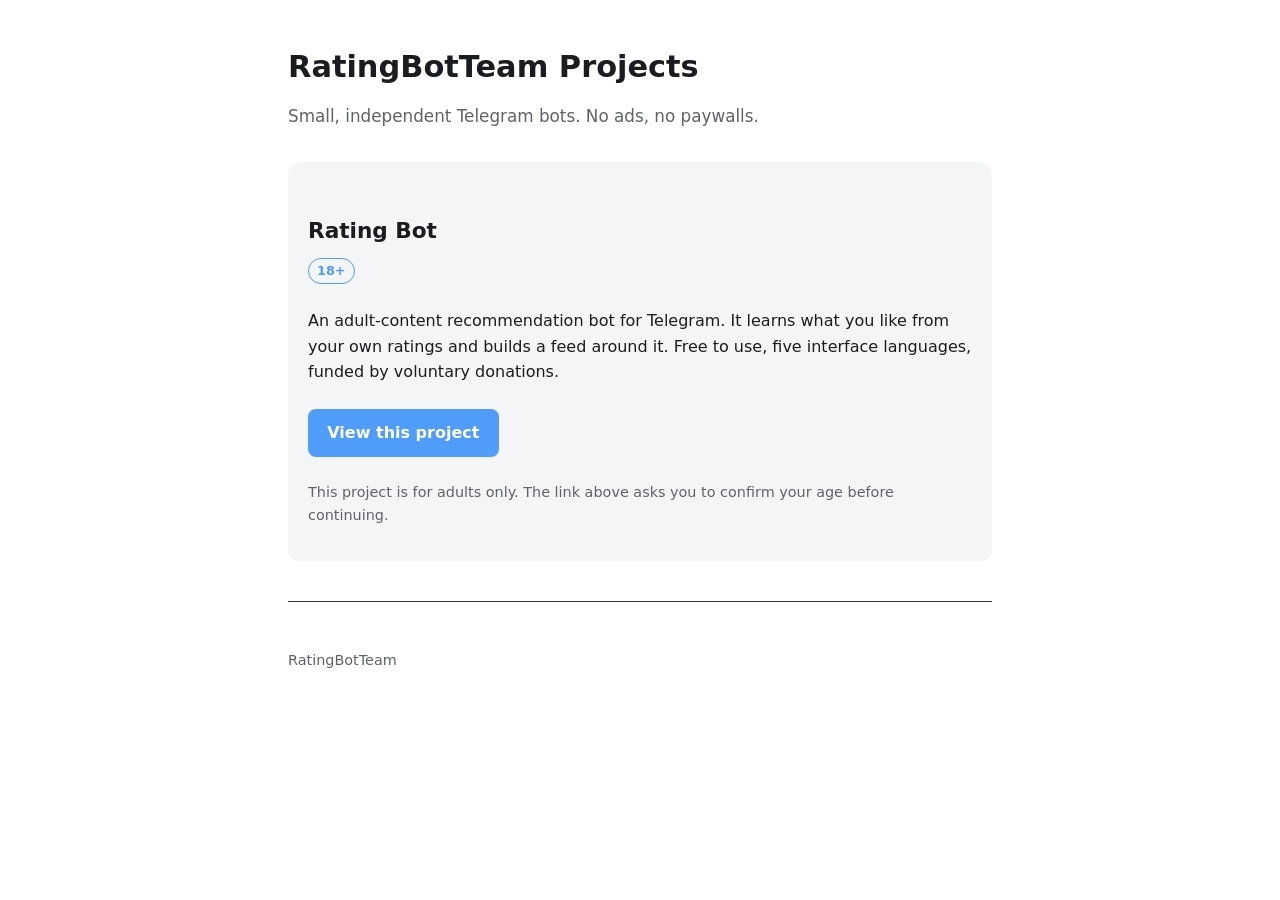
<file: index.html>
<!DOCTYPE html>
<html lang="en">
<head>
<meta charset="utf-8">
<meta name="viewport" content="width=device-width, initial-scale=1">
<title>RatingBotTeam Projects</title>
<meta name="description" content="Independent Telegram bot projects by RatingBotTeam.">
<link rel="canonical" href="https://ratingbotsup.github.io/">
<link rel="stylesheet" href="assets/style.css">
</head>
<body>
<header>
<h1>RatingBotTeam Projects</h1>
<p class="lede">Small, independent Telegram bots. No ads, no paywalls.</p>
</header>
<main>
<section class="card">
<h2>Rating Bot</h2>
<p class="badge">18+</p>
<p>An adult-content recommendation bot for Telegram. It learns what you like
from your own ratings and builds a feed around it. Free to use, five interface
languages, funded by voluntary donations.</p>
<p><a class="cta" href="18plus/">View this project</a></p>
<p class="note">This project is for adults only. The link above asks you to
confirm your age before continuing.</p>
</section>
</main>
<footer>
<p>RatingBotTeam</p>
</footer>
</body>
</html>
</file>
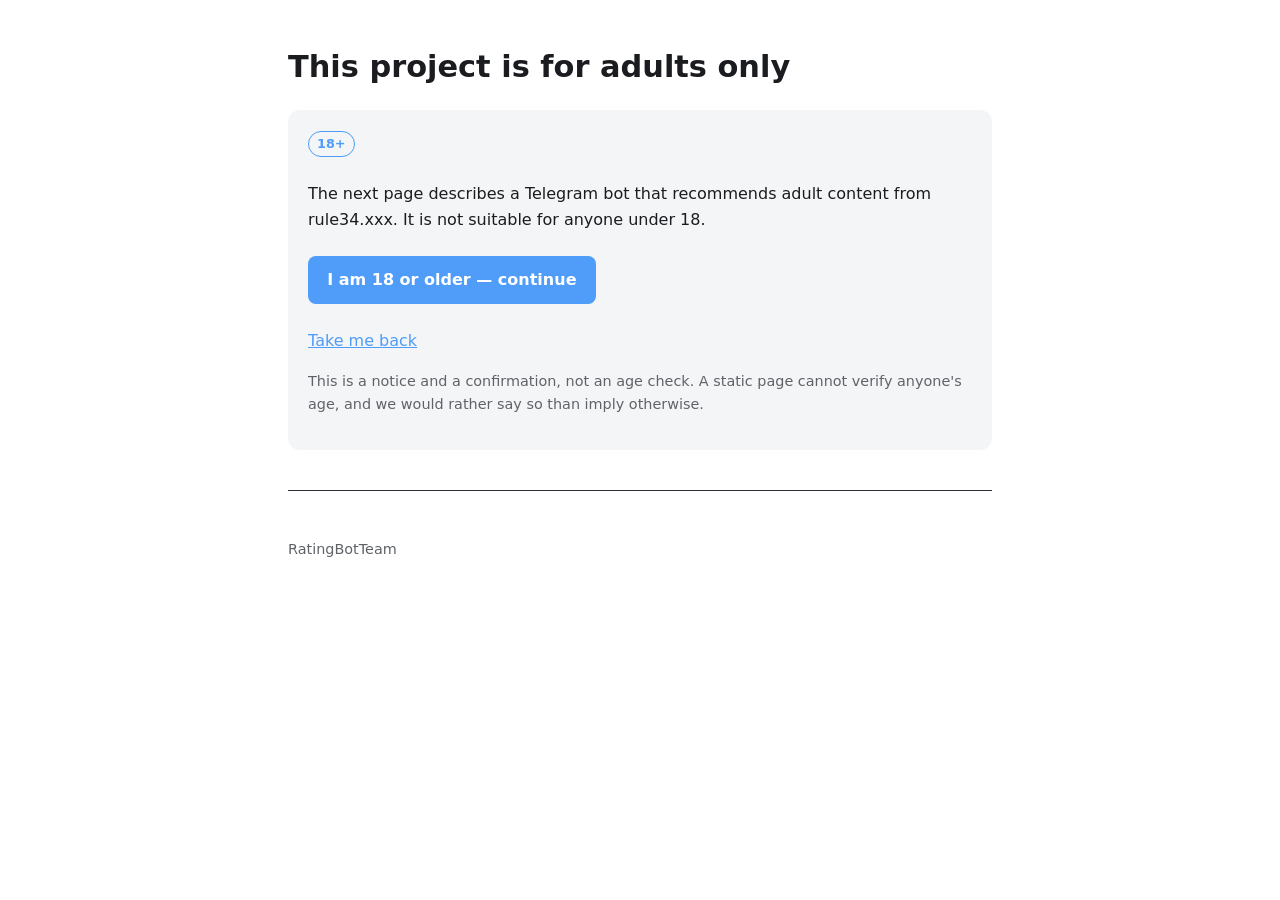
<file: 18plus/index.html>
<!DOCTYPE html>
<html lang="en">
<head>
<meta charset="utf-8">
<meta name="viewport" content="width=device-width, initial-scale=1">
<meta name="robots" content="noindex,follow">
<title>Age confirmation — RatingBotTeam</title>
<link rel="stylesheet" href="../assets/style.css">
</head>
<body>
<header>
<h1>This project is for adults only</h1>
</header>
<main>
<section class="card">
<p class="badge">18+</p>
<p>The next page describes a Telegram bot that recommends adult content from
rule34.xxx. It is not suitable for anyone under 18.</p>
<p><a class="cta" href="../rule34-telegram-bot/">I am 18 or older — continue</a></p>
<p><a href="../">Take me back</a></p>
<p class="note">This is a notice and a confirmation, not an age check. A static
page cannot verify anyone's age, and we would rather say so than imply
otherwise.</p>
</section>
</main>
<footer>
<p>RatingBotTeam</p>
</footer>
</body>
</html>
</file>
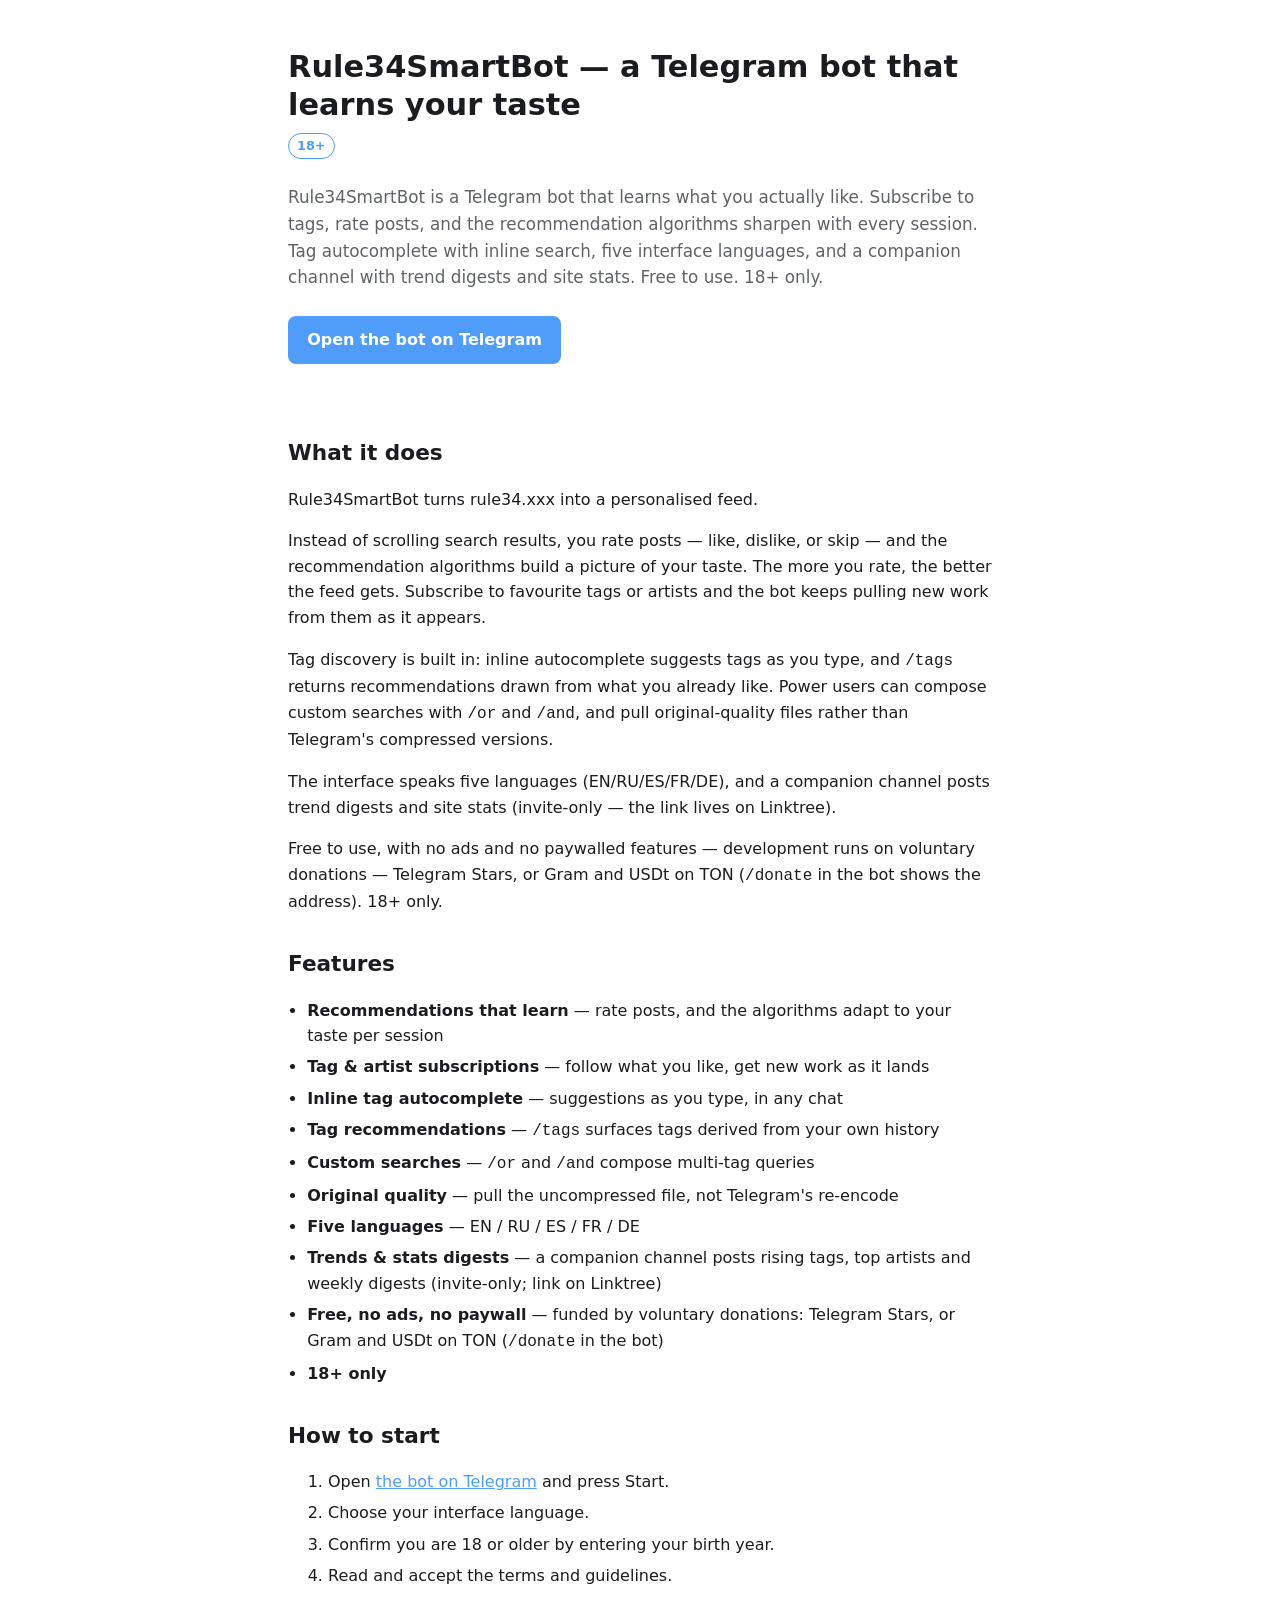
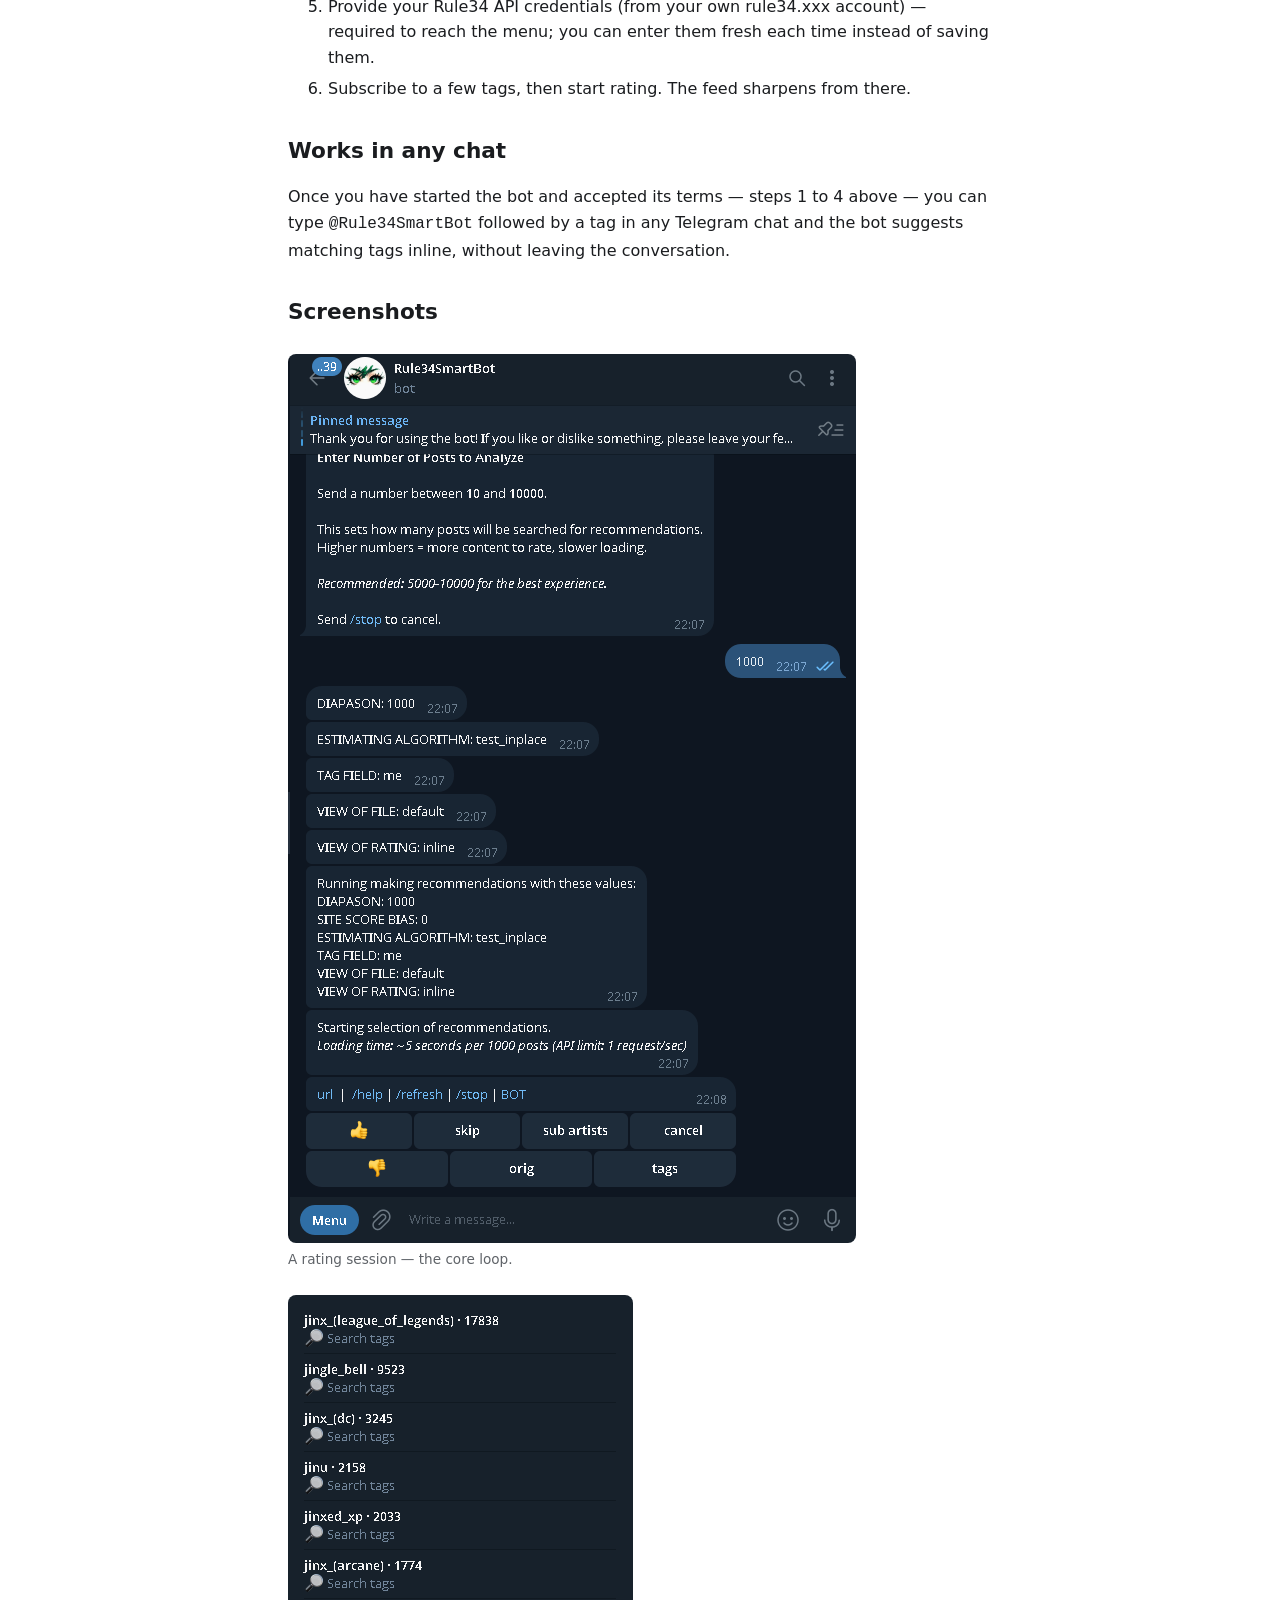
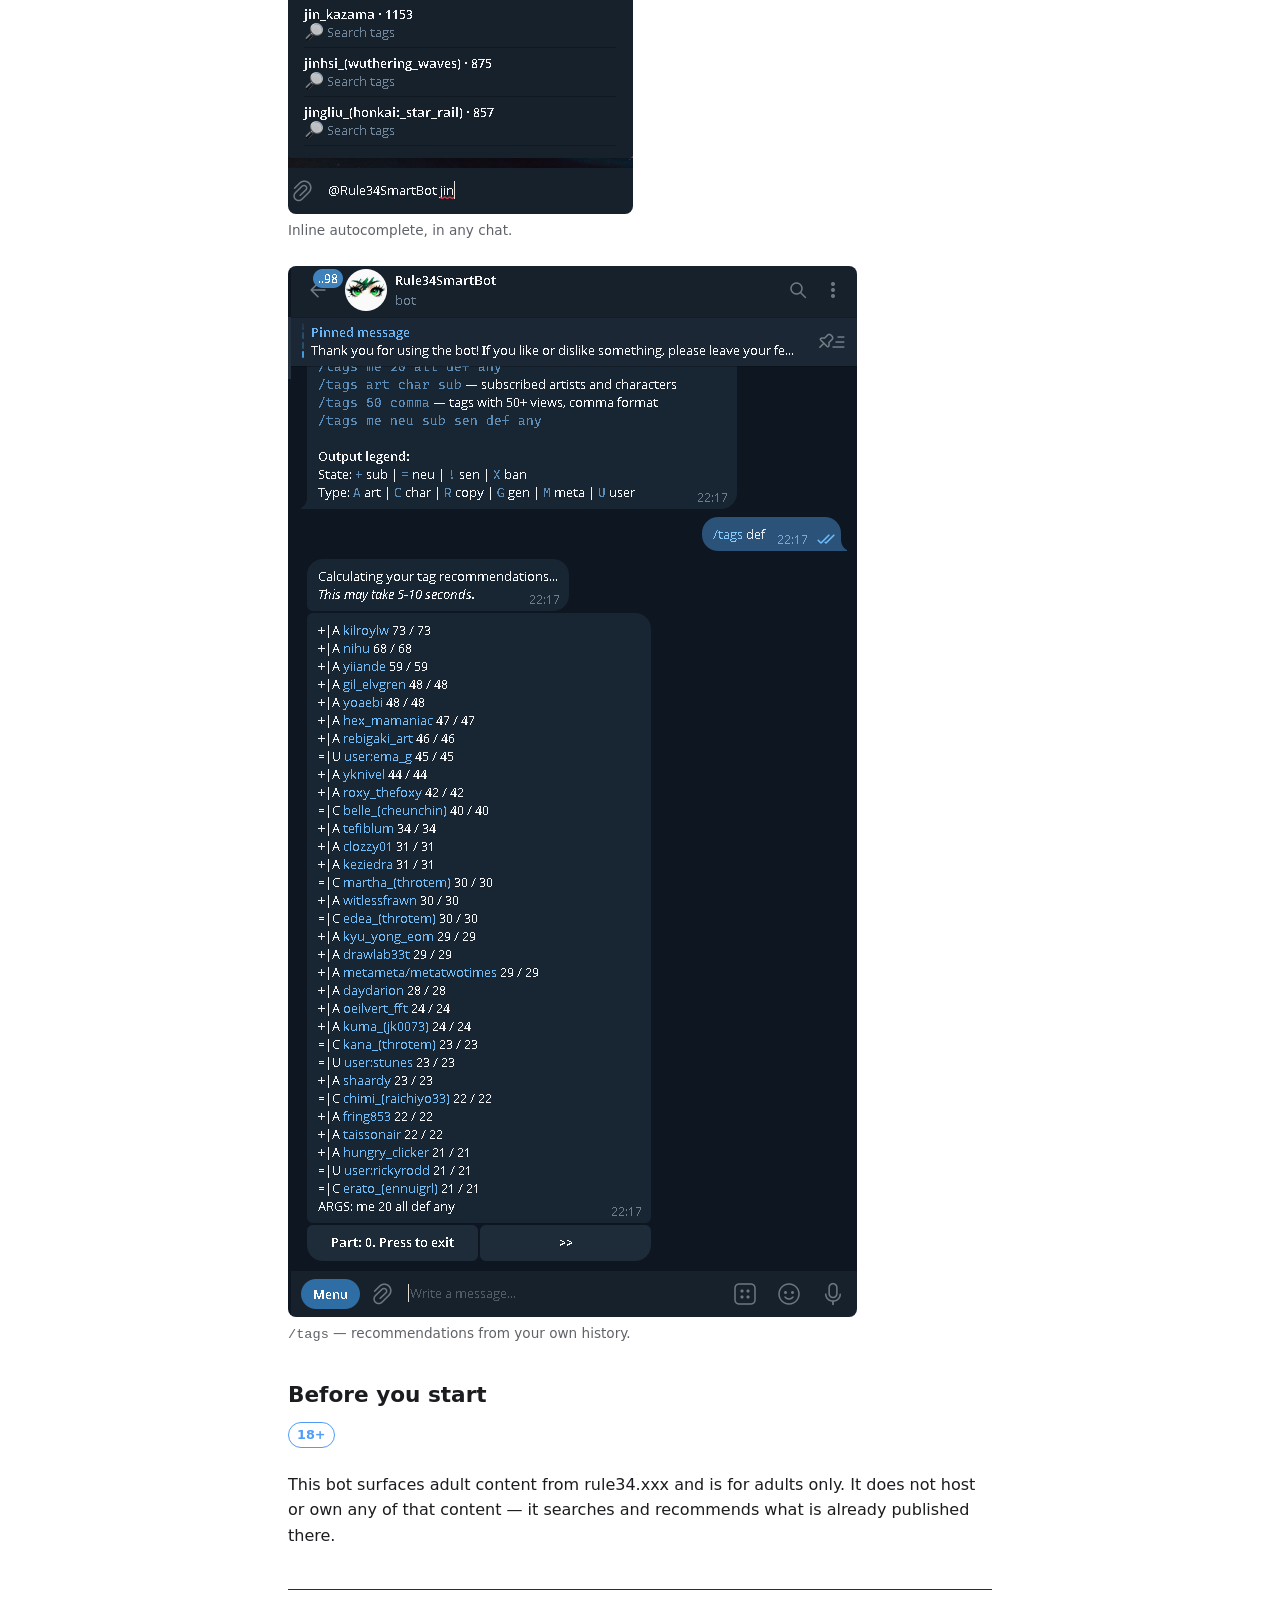
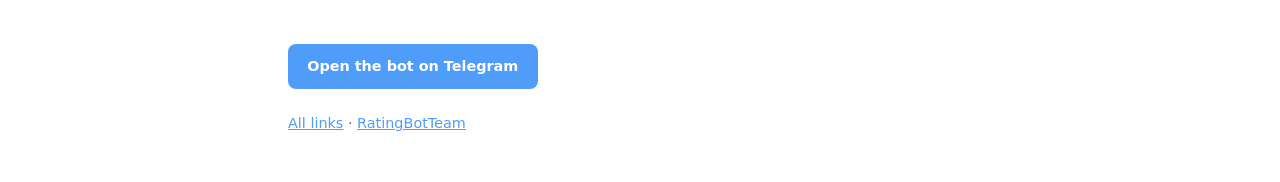
<file: rule34-telegram-bot/index.html>
<!DOCTYPE html>
<html lang="en">
<head>
<meta charset="utf-8">
<meta name="viewport" content="width=device-width, initial-scale=1">
<title>Rule34SmartBot — AI Tag Recommendations for rule34.xxx on Telegram</title>
<meta name="description" content="An AI-powered Telegram bot that learns your taste on rule34.xxx and builds a feed around it.">
<link rel="canonical" href="https://ratingbotsup.github.io/rule34-telegram-bot/">
<link rel="stylesheet" href="../assets/style.css">
</head>
<body>
<header>
<h1>Rule34SmartBot — a Telegram bot that learns your taste</h1>
<p class="badge">18+</p>
<p class="lede">Rule34SmartBot is a Telegram bot that learns what you actually
like. Subscribe to tags, rate posts, and the recommendation algorithms sharpen
with every session. Tag autocomplete with inline search, five interface
languages, and a companion channel with trend digests and site stats. Free to
use. 18+ only.</p>
<p><a class="cta" href="https://t.me/Rule34SmartBot?start=s-web">Open the bot on Telegram</a></p>
</header>
<main>

<section>
<h2>What it does</h2>
<p>Rule34SmartBot turns rule34.xxx into a personalised feed.</p>
<p>Instead of scrolling search results, you rate posts — like, dislike, or skip
— and the recommendation algorithms build a picture of your taste. The more you
rate, the better the feed gets. Subscribe to favourite tags or artists and the
bot keeps pulling new work from them as it appears.</p>
<p>Tag discovery is built in: inline autocomplete suggests tags as you type, and
<code>/tags</code> returns recommendations drawn from what you already like.
Power users can compose custom searches with <code>/or</code> and
<code>/and</code>, and pull original-quality files rather than Telegram's
compressed versions.</p>
<p>The interface speaks five languages (EN/RU/ES/FR/DE), and a companion channel
posts trend digests and site stats (invite-only — the link lives on Linktree).</p>
<p>Free to use, with no ads and no paywalled features — development runs on
voluntary donations — Telegram Stars, or Gram and USDt on TON
(<code>/donate</code> in the bot shows the address). 18+ only.</p>
</section>

<section>
<h2>Features</h2>
<ul>
<li><strong>Recommendations that learn</strong> — rate posts, and the algorithms adapt to your taste per session</li>
<li><strong>Tag &amp; artist subscriptions</strong> — follow what you like, get new work as it lands</li>
<li><strong>Inline tag autocomplete</strong> — suggestions as you type, in any chat</li>
<li><strong>Tag recommendations</strong> — <code>/tags</code> surfaces tags derived from your own history</li>
<li><strong>Custom searches</strong> — <code>/or</code> and <code>/and</code> compose multi-tag queries</li>
<li><strong>Original quality</strong> — pull the uncompressed file, not Telegram's re-encode</li>
<li><strong>Five languages</strong> — EN / RU / ES / FR / DE</li>
<li><strong>Trends &amp; stats digests</strong> — a companion channel posts rising tags, top artists and weekly digests (invite-only; link on Linktree)</li>
<li><strong>Free, no ads, no paywall</strong> — funded by voluntary donations: Telegram Stars, or Gram and USDt on TON (<code>/donate</code> in the bot)</li>
<li><strong>18+ only</strong></li>
</ul>
</section>

<section>
<h2>How to start</h2>
<ol>
<li>Open <a href="https://t.me/Rule34SmartBot?start=s-web">the bot on Telegram</a> and press Start.</li>
<li>Choose your interface language.</li>
<li>Confirm you are 18 or older by entering your birth year.</li>
<li>Read and accept the terms and guidelines.</li>
<li>Provide your Rule34 API credentials (from your own rule34.xxx account) — required to reach the menu; you can enter them fresh each time instead of saving them.</li>
<li>Subscribe to a few tags, then start rating. The feed sharpens from there.</li>
</ol>
</section>

<section>
<h2>Works in any chat</h2>
<p>Once you have started the bot and accepted its terms — steps 1 to 4 above —
you can type <code>@Rule34SmartBot</code> followed by a tag in any Telegram chat
and the bot suggests matching tags inline, without leaving the conversation.</p>
</section>

<section>
<h2>Screenshots</h2>
<figure>
<img src="../assets/img/rating-session.png" alt="A rating session in the bot: the session settings being confirmed, then the rating keyboard with like, dislike and skip buttons.">
<figcaption>A rating session — the core loop.</figcaption>
</figure>
<figure>
<img src="../assets/img/inline-autocomplete.png" alt="Inline tag autocomplete in a Telegram chat, showing a dropdown of suggested tags mid-type.">
<figcaption>Inline autocomplete, in any chat.</figcaption>
</figure>
<figure>
<img src="../assets/img/tag-recommendations.png" alt="Output of the tags command, listing recommended tags with their subscription state and type.">
<figcaption><code>/tags</code> — recommendations from your own history.</figcaption>
</figure>
</section>

<section>
<h2>Before you start</h2>
<p class="badge">18+</p>
<p>This bot surfaces adult content from rule34.xxx and is for adults only. It
does not host or own any of that content — it searches and recommends what is
already published there.</p>
</section>

</main>
<footer>
<p><a class="cta" href="https://t.me/Rule34SmartBot?start=s-web">Open the bot on Telegram</a></p>
<p><a href="https://linktr.ee/rule34smartbot">All links</a> · <a href="../">RatingBotTeam</a></p>
</footer>
</body>
</html>
</file>
<file: assets/style.css>
:root {
  --bg: #14161a;
  --fg: #e8eaed;
  --muted: #9aa0a6;
  --accent: #4f9cf9;
  --card: #1d2026;
}
* { box-sizing: border-box; }
body {
  margin: 0;
  padding: 0 16px;
  background: var(--bg);
  color: var(--fg);
  font: 16px/1.6 system-ui, -apple-system, "Segoe UI", Roboto, sans-serif;
}
header, main, footer { max-width: 44rem; margin: 0 auto; }
header { padding: 3rem 0 1rem; }
h1 { font-size: 1.9rem; line-height: 1.25; margin: 0 0 .5rem; }
h2 { font-size: 1.35rem; margin: 2rem 0 .5rem; }
.lede { color: var(--muted); font-size: 1.05rem; }
.card { background: var(--card); border-radius: 12px; padding: 1.25rem; }
.badge {
  display: inline-block; margin: 0 0 .5rem; padding: .1rem .5rem;
  border: 1px solid var(--accent); border-radius: 999px;
  color: var(--accent); font-size: .8rem; font-weight: 600;
}
.cta {
  display: inline-block; margin: .5rem 0; padding: .7rem 1.2rem;
  background: var(--accent); color: #0b0d10; border-radius: 8px;
  font-weight: 600; text-decoration: none;
}
.note, footer { color: var(--muted); font-size: .9rem; }
ul { padding-left: 1.2rem; }
li { margin: .35rem 0; }
figure { margin: 1.5rem 0; }
img { max-width: 100%; height: auto; border-radius: 8px; display: block; }
figcaption { color: var(--muted); font-size: .85rem; margin-top: .4rem; }
footer { padding: 2rem 0 3rem; border-top: 1px solid #2a2e35; margin-top: 2.5rem; }
a { color: var(--accent); }
@media (prefers-color-scheme: light) {
  :root { --bg: #ffffff; --fg: #1a1c1f; --muted: #5f6368; --card: #f4f5f7; }
  .cta { color: #ffffff; }
}
</file>
